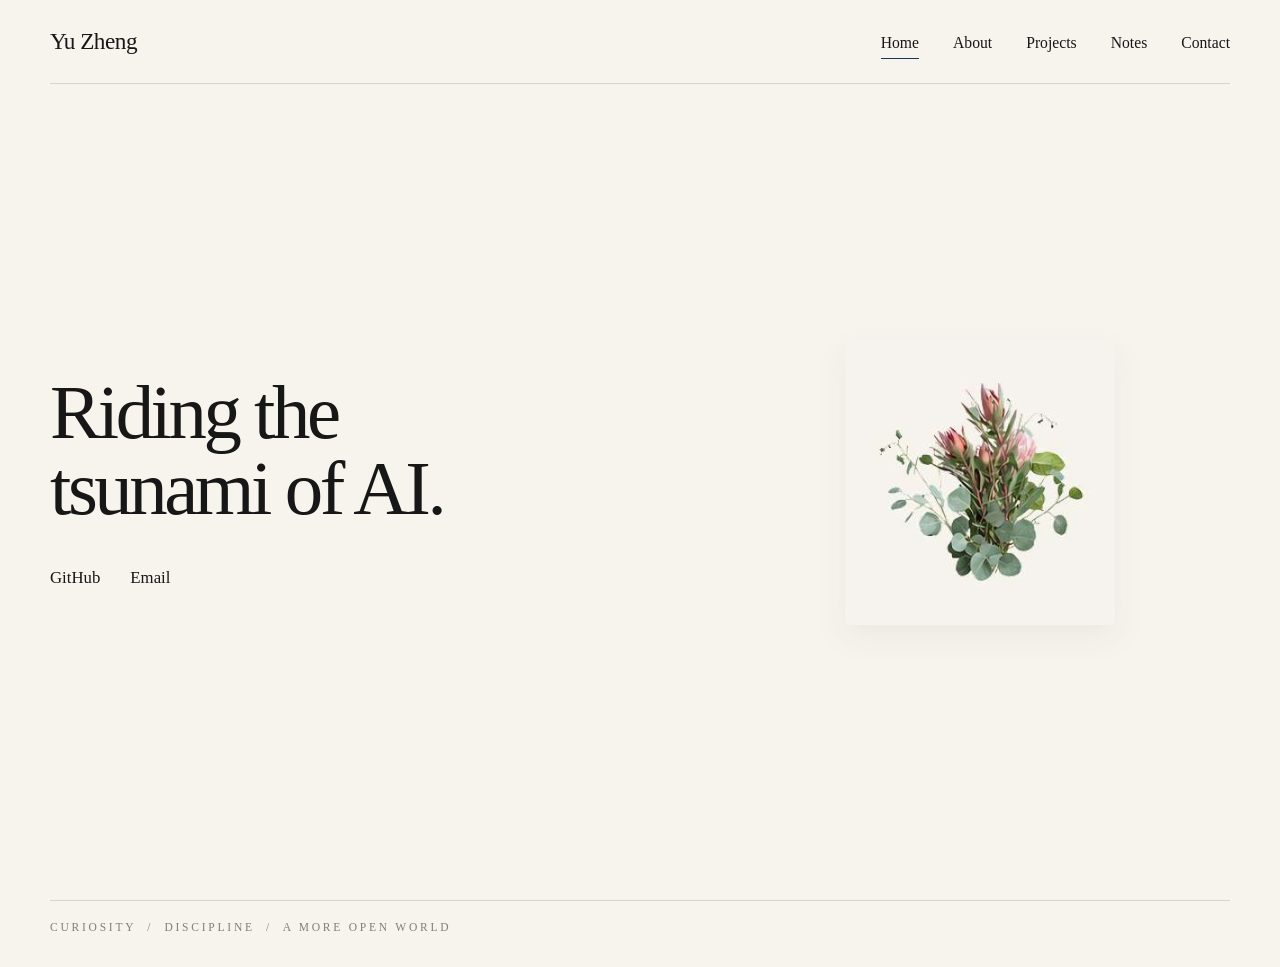
<file: index.html>
<!doctype html>
<html lang="en">
<head>
  <meta charset="utf-8">
  <meta name="viewport" content="width=device-width,initial-scale=1">
  <meta name="description" content="Yu Zheng — Riding the tsunami of AI.">
  <title>Yu Zheng</title>
  <link rel="stylesheet" href="styles.css">
</head>
<body>
  <header class="site-shell site-header">
    <a class="brand" href="index.html">Yu Zheng</a>
    <nav class="nav" aria-label="Primary">
      <a class="active" href="index.html">Home</a><a href="about.html">About</a><a href="projects.html">Projects</a><a href="notes.html">Notes</a><a href="contact.html">Contact</a>
    </nav>
  </header>
  <main class="site-shell hero">
    <section class="hero-copy">
      <h1>Riding the<br>tsunami of AI.</h1>
      <div class="social">
        <a href="https://github.com/Yu-Zheng1" target="_blank" rel="noreferrer">GitHub</a>
        <a href="contact.html">Email</a>
      </div>
    </section>
    <div class="hero-art" aria-hidden="true"><img src="[data-uri]" alt=""></div>
  </main>
  <footer class="site-shell site-footer">Curiosity &nbsp;/&nbsp; discipline &nbsp;/&nbsp; a more open world</footer>
</body>
</html>
</file>
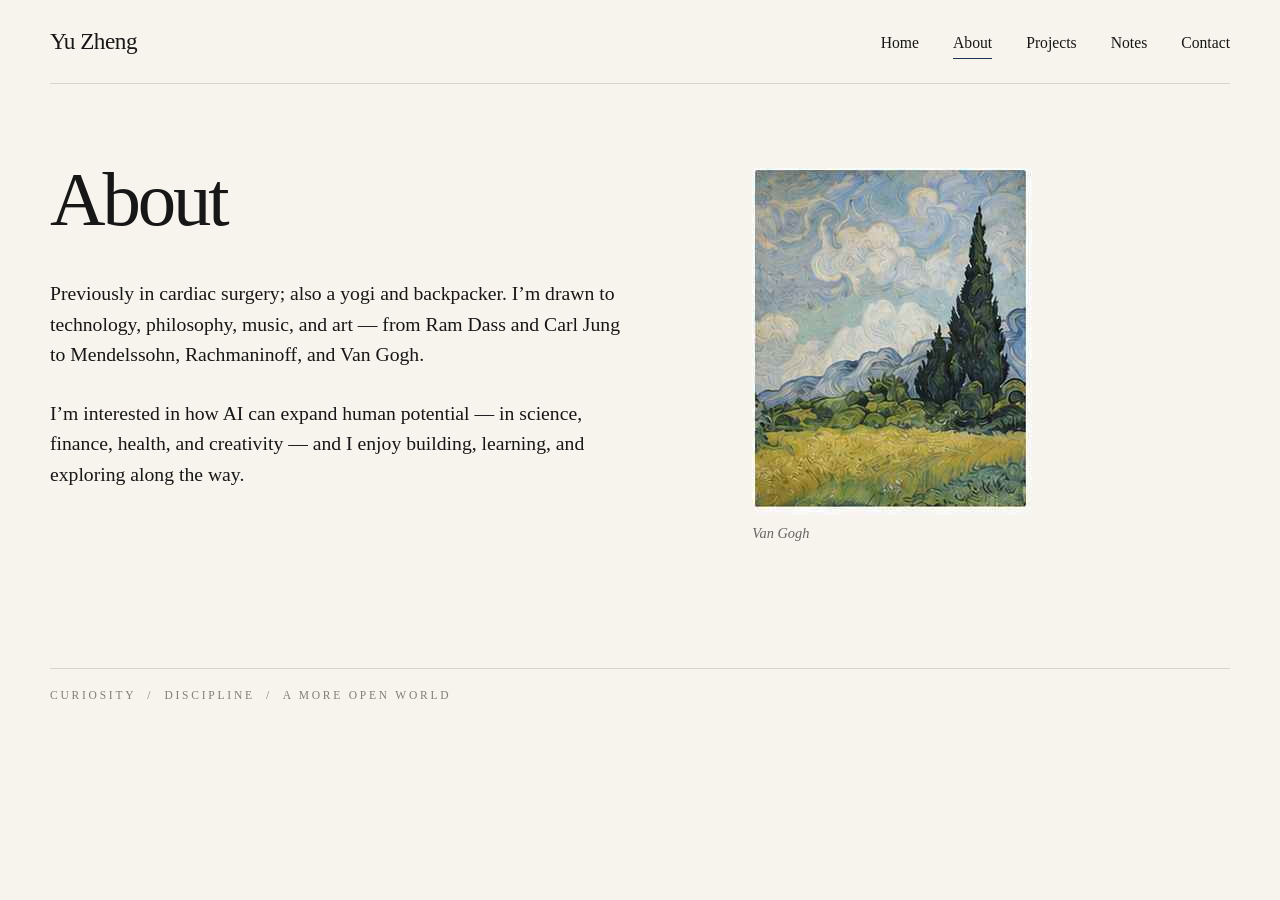
<file: about.html>
<!doctype html>
<html lang="en"><head><meta charset="utf-8"><meta name="viewport" content="width=device-width,initial-scale=1"><title>About — Yu Zheng</title><link rel="stylesheet" href="styles.css"></head>
<body>
<header class="site-shell site-header"><a class="brand" href="index.html">Yu Zheng</a><nav class="nav"><a href="index.html">Home</a><a class="active" href="about.html">About</a><a href="projects.html">Projects</a><a href="notes.html">Notes</a><a href="contact.html">Contact</a></nav></header>
<main class="site-shell page"><div class="page-grid">
  <section><h1>About</h1><div class="prose">
    <p>Previously in cardiac surgery; also a yogi and backpacker. I’m drawn to technology, philosophy, music, and art — from Ram Dass and Carl Jung to Mendelssohn, Rachmaninoff, and Van Gogh.</p>
    <p>I’m interested in how AI can expand human potential — in science, finance, health, and creativity — and I enjoy building, learning, and exploring along the way.</p>
  </div></section>
  <figure class="art-frame"><img src="assets/about_art.jpg" alt="Painterly landscape inspired by late nineteenth-century European post-impressionism"><figcaption class="caption">Van Gogh</figcaption></figure>
</div></main>
<footer class="site-shell site-footer">Curiosity &nbsp;/&nbsp; discipline &nbsp;/&nbsp; a more open world</footer>
</body></html>
</file>
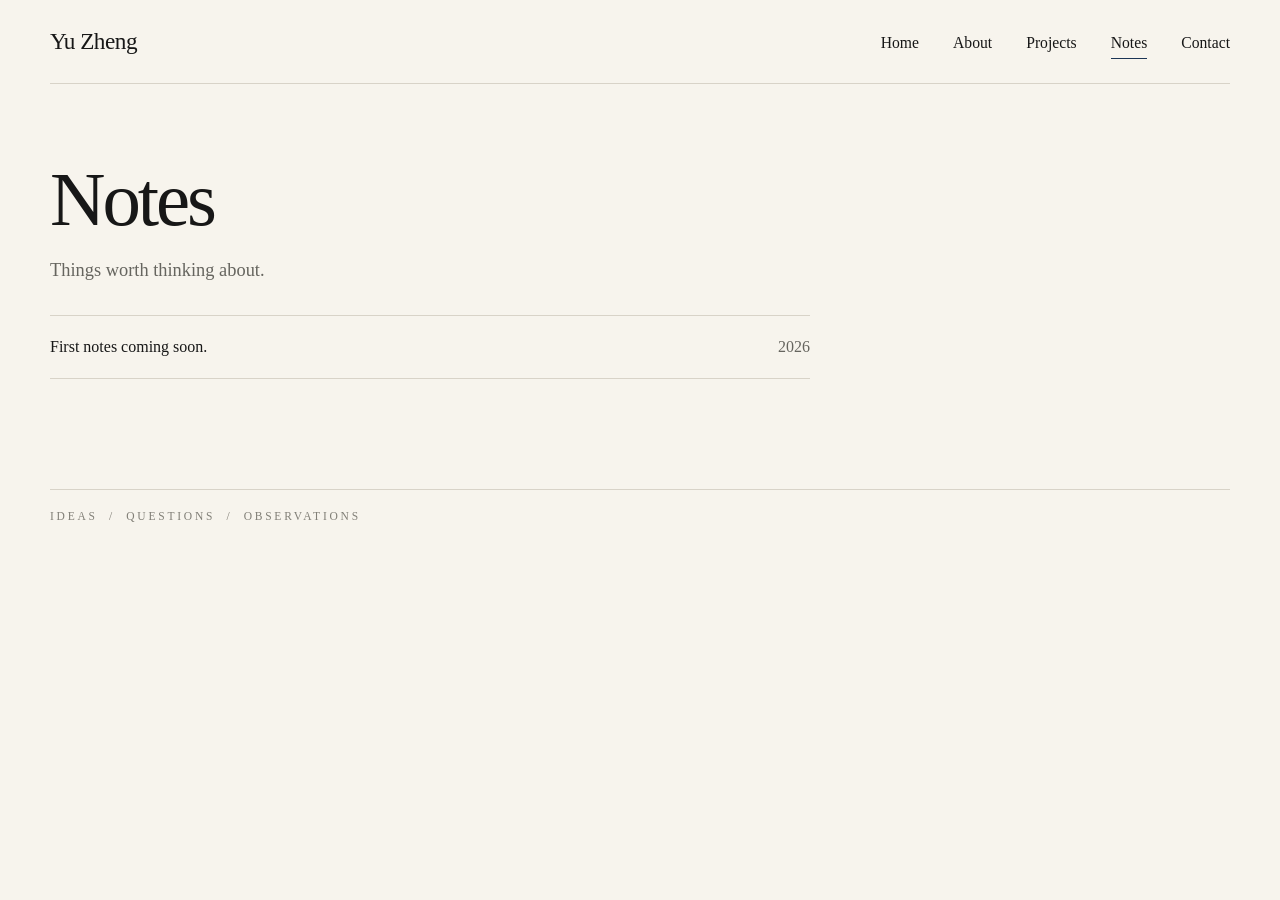
<file: notes.html>
<!doctype html><html lang="en"><head><meta charset="utf-8"><meta name="viewport" content="width=device-width,initial-scale=1"><title>Notes — Yu Zheng</title><link rel="stylesheet" href="styles.css"></head><body>
<header class="site-shell site-header"><a class="brand" href="index.html">Yu Zheng</a><nav class="nav"><a href="index.html">Home</a><a href="about.html">About</a><a href="projects.html">Projects</a><a class="active" href="notes.html">Notes</a><a href="contact.html">Contact</a></nav></header>
<main class="site-shell page"><h1>Notes</h1><p class="kicker">Things worth thinking about.</p><div class="notes-list"><div class="note-row"><strong>First notes coming soon.</strong><span>2026</span></div></div></main>
<footer class="site-shell site-footer">Ideas &nbsp;/&nbsp; questions &nbsp;/&nbsp; observations</footer></body></html>
</file>
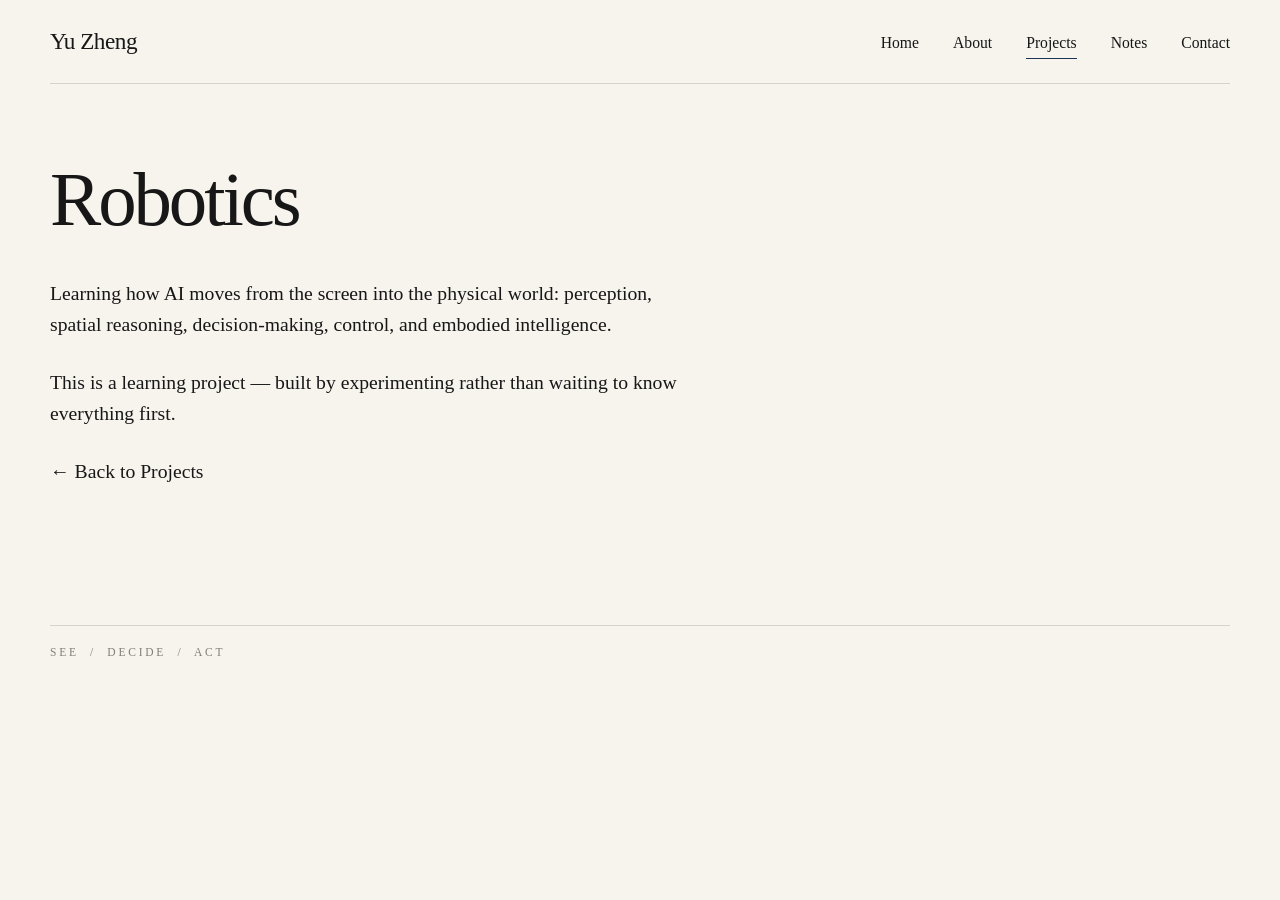
<file: project-robotics.html>
<!doctype html><html lang="en"><head><meta charset="utf-8"><meta name="viewport" content="width=device-width,initial-scale=1"><title>Robotics — Yu Zheng</title><link rel="stylesheet" href="styles.css"></head><body>
<header class="site-shell site-header"><a class="brand" href="index.html">Yu Zheng</a><nav class="nav"><a href="index.html">Home</a><a href="about.html">About</a><a class="active" href="projects.html">Projects</a><a href="notes.html">Notes</a><a href="contact.html">Contact</a></nav></header>
<main class="site-shell page"><h1>Robotics</h1><div class="prose"><p>Learning how AI moves from the screen into the physical world: perception, spatial reasoning, decision-making, control, and embodied intelligence.</p><p>This is a learning project — built by experimenting rather than waiting to know everything first.</p><p><a href="projects.html">← Back to Projects</a></p></div></main>
<footer class="site-shell site-footer">See &nbsp;/&nbsp; decide &nbsp;/&nbsp; act</footer></body></html>
</file>
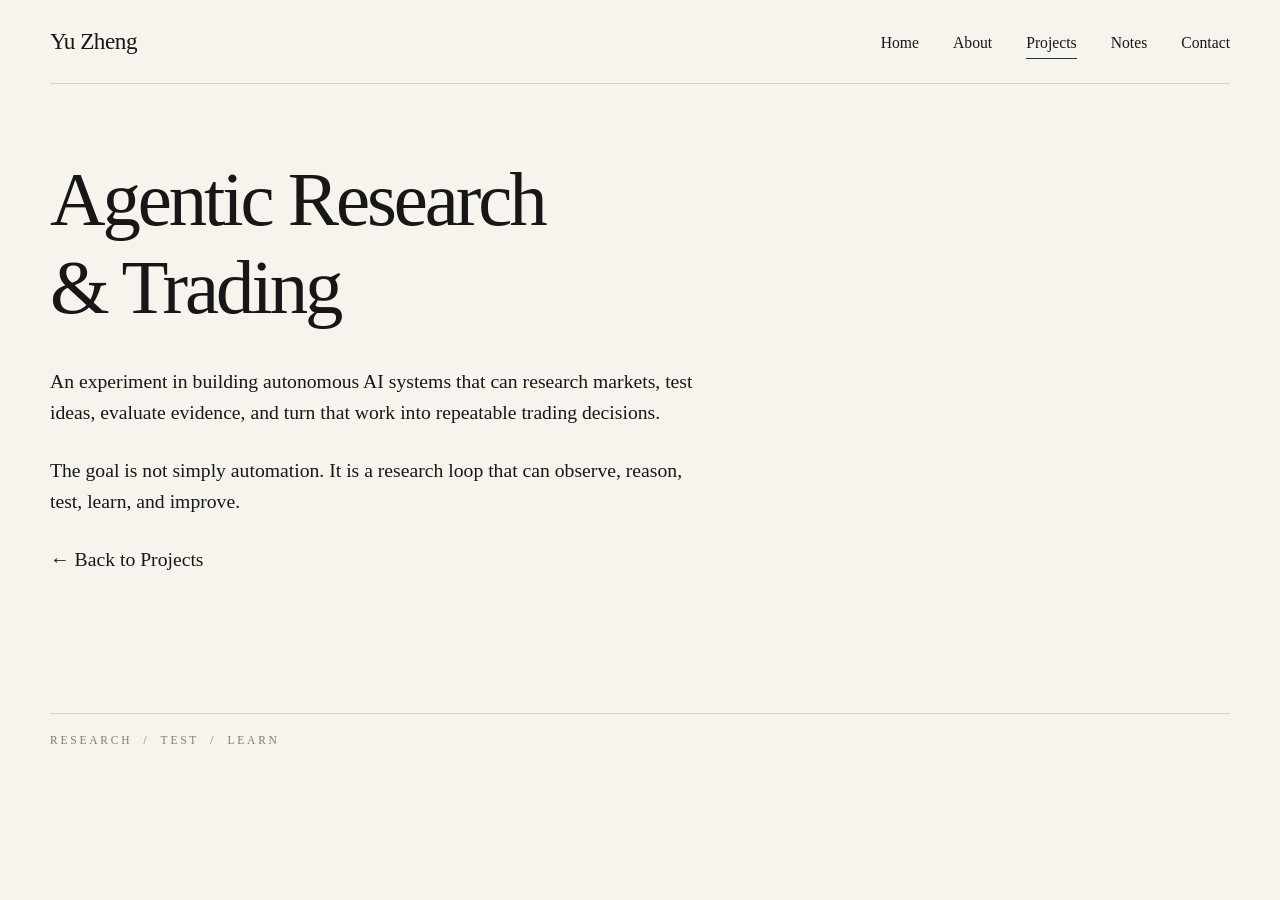
<file: project-trading.html>
<!doctype html><html lang="en"><head><meta charset="utf-8"><meta name="viewport" content="width=device-width,initial-scale=1"><title>Agentic Research & Trading — Yu Zheng</title><link rel="stylesheet" href="styles.css"></head><body>
<header class="site-shell site-header"><a class="brand" href="index.html">Yu Zheng</a><nav class="nav"><a href="index.html">Home</a><a href="about.html">About</a><a class="active" href="projects.html">Projects</a><a href="notes.html">Notes</a><a href="contact.html">Contact</a></nav></header>
<main class="site-shell page"><h1>Agentic Research<br>&amp; Trading</h1><div class="prose"><p>An experiment in building autonomous AI systems that can research markets, test ideas, evaluate evidence, and turn that work into repeatable trading decisions.</p><p>The goal is not simply automation. It is a research loop that can observe, reason, test, learn, and improve.</p><p><a href="projects.html">← Back to Projects</a></p></div></main>
<footer class="site-shell site-footer">Research &nbsp;/&nbsp; test &nbsp;/&nbsp; learn</footer></body></html>
</file>
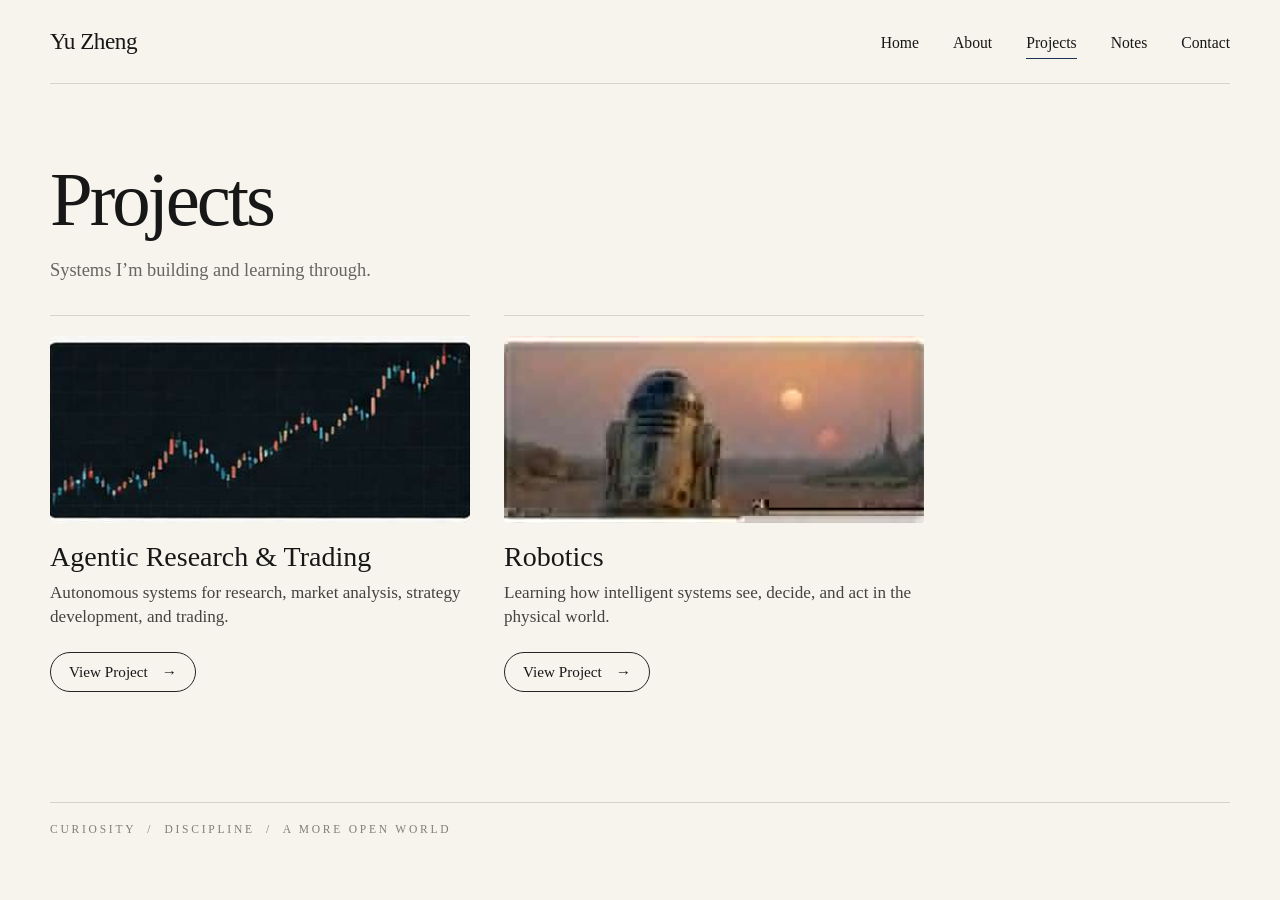
<file: projects.html>
<!doctype html>
<html lang="en"><head><meta charset="utf-8"><meta name="viewport" content="width=device-width,initial-scale=1"><title>Projects — Yu Zheng</title><link rel="stylesheet" href="styles.css"></head>
<body>
<header class="site-shell site-header"><a class="brand" href="index.html">Yu Zheng</a><nav class="nav"><a href="index.html">Home</a><a href="about.html">About</a><a class="active" href="projects.html">Projects</a><a href="notes.html">Notes</a><a href="contact.html">Contact</a></nav></header>
<main class="site-shell page">
<h1>Projects</h1><p class="kicker">Systems I’m building and learning through.</p>
<div class="projects-grid">
  <article class="project-card"><div class="project-image"><img src="assets/trading.jpg" alt="Market chart"></div><h2>Agentic Research &amp; Trading</h2><p>Autonomous systems for research, market analysis, strategy development, and trading.</p><a class="project-link" href="project-trading.html">View Project <span>→</span></a></article>
  <article class="project-card"><div class="project-image"><img src="assets/robotics.jpg" alt="Retro-futurist robot in a desert landscape"></div><h2>Robotics</h2><p>Learning how intelligent systems see, decide, and act in the physical world.</p><a class="project-link" href="project-robotics.html">View Project <span>→</span></a></article>
</div>
</main>
<footer class="site-shell site-footer">Curiosity &nbsp;/&nbsp; discipline &nbsp;/&nbsp; a more open world</footer>
</body></html>
</file>
<file: styles.css>
:root {
  --paper: #f7f4ed;
  --ink: #171717;
  --muted: #66655f;
  --line: #d8d3c8;
  --accent: #1c3555;
  --max: 1180px;
}

* { box-sizing: border-box; }
html { scroll-behavior: smooth; }
body {
  margin: 0;
  background: var(--paper);
  color: var(--ink);
  font-family: Georgia, 'Times New Roman', serif;
  -webkit-font-smoothing: antialiased;
}
a { color: inherit; text-decoration: none; }
img { max-width: 100%; display: block; }

.site-shell { width: min(var(--max), calc(100% - 48px)); margin: 0 auto; }
.site-header {
  display: flex; align-items: center; justify-content: space-between;
  min-height: 84px; border-bottom: 1px solid var(--line);
}
.brand { font-size: 1.45rem; letter-spacing: -0.02em; }
.nav { display: flex; gap: 34px; font-size: .98rem; }
.nav a { position: relative; padding: 31px 0 28px; }
.nav a::after { content: ''; position: absolute; left: 0; right: 0; bottom: 21px; height: 1px; background: var(--accent); transform: scaleX(0); transition: transform .2s ease; }
.nav a:hover::after, .nav a.active::after { transform: scaleX(1); }

.hero { min-height: calc(100vh - 84px); display: grid; grid-template-columns: 1.1fr .9fr; align-items: center; gap: 70px; padding: 70px 0 90px; }
.hero-copy h1 { font-size: clamp(3.2rem, 6vw, 6.1rem); line-height: .98; font-weight: 400; letter-spacing: -.045em; max-width: 760px; margin: 0 0 42px; }
.social { display: flex; gap: 30px; align-items: center; font-size: 1.05rem; }
.social a { border-bottom: 1px solid transparent; }
.social a:hover { border-bottom-color: var(--ink); }
.hero-art { display: flex; justify-content: center; align-items: flex-start; }
.hero-art img { width: min(54%, 270px); animation: float 7s ease-in-out infinite; filter: drop-shadow(0 12px 15px rgba(38,45,37,.05)); }
@keyframes float { 0%,100% { transform: translateY(-85px) rotate(-.3deg); } 50% { transform: translateY(-94px) rotate(.3deg); } }

.page { padding: 72px 0 110px; }
.page-grid { display: grid; grid-template-columns: 1.05fr .95fr; gap: 90px; align-items: start; }
.page h1 { margin: 0 0 34px; font-weight: 400; font-size: clamp(3.4rem, 6vw, 5.4rem); letter-spacing: -.04em; }
.prose { max-width: 650px; font-size: 1.23rem; line-height: 1.55; }
.prose p { margin: 0 0 28px; }
.art-frame { margin-top: 12px; }
.art-frame img { width: min(100%, 280px); border-radius: 2px; }
.caption { margin-top: 10px; color: var(--muted); font-style: italic; font-size: .9rem; }

.kicker { color: var(--muted); font-size: 1.15rem; margin-top: -18px; margin-bottom: 34px; }
.projects-grid { display: grid; grid-template-columns: repeat(2, minmax(0,420px)); gap: 34px; max-width: 874px; }
.project-card { border-top: 1px solid var(--line); padding-top: 20px; max-width: 420px; }
.project-image { aspect-ratio: 2.25/1; overflow: hidden; border-radius: 4px; margin-bottom: 18px; background: #ece8de; width: 100%; }
.project-image img { width: 100%; height: 100%; object-fit: cover; transition: transform .45s ease; }
.project-card:hover .project-image img { transform: scale(1.015); }
.project-card h2 { font-size: 1.75rem; font-weight: 400; margin: 0 0 8px; }
.project-card p { color: #44433f; font-size: 1.07rem; line-height: 1.45; margin: 0 0 22px; max-width: 520px; }
.project-link { display: inline-flex; align-items: center; gap: 14px; border: 1px solid #252525; border-radius: 999px; padding: 10px 18px; font-size: .95rem; }
.project-link:hover { background: #171717; color: var(--paper); }

.contact-layout { min-height: 62vh; display: grid; grid-template-columns: 1fr .85fr; gap: 80px; align-items: center; }
.contact-copy h1 { margin-bottom: 16px; }
.contact-copy .lede { font-size: 1.28rem; color: #4d4c47; margin-bottom: 42px; }
.contact-links { display: grid; gap: 17px; width: fit-content; font-size: 1.12rem; }
.contact-links a { border-bottom: 1px solid transparent; }
.contact-links a:hover { border-bottom-color: var(--ink); }
.contact-disabled { color: var(--muted); }
.contact-art img { width: min(65%, 300px); margin: auto; }

.notes-list { max-width: 760px; border-top: 1px solid var(--line); }
.note-row { padding: 22px 0; border-bottom: 1px solid var(--line); display:flex; justify-content:space-between; gap:30px; color: var(--muted); }
.note-row strong { color: var(--ink); font-weight: 400; }

.site-footer { border-top: 1px solid var(--line); color: #817f77; font-size: .72rem; letter-spacing: .24em; text-transform: uppercase; padding: 20px 0 34px; }

@media (max-width: 800px) {
  .site-shell { width: min(100% - 30px, var(--max)); }
  .site-header { min-height: 70px; align-items: flex-start; padding-top: 22px; }
  .nav { gap: 16px; font-size: .83rem; flex-wrap: wrap; justify-content: flex-end; max-width: 70%; }
  .nav a { padding: 0 0 12px; }
  .nav a::after { bottom: 7px; }
  .hero { grid-template-columns: 1fr; min-height: auto; gap: 48px; padding: 78px 0 85px; }
  .hero-copy h1 { font-size: clamp(3.35rem, 14vw, 5.3rem); }
  .hero-art { justify-content: flex-start; padding-left: 8%; align-items: flex-start; }
  .hero-art img { width: min(48%, 225px); }
  .page-grid, .contact-layout, .projects-grid { grid-template-columns: 1fr; gap: 46px; }
  .page { padding-top: 56px; }
  .art-frame img { max-width: 280px; }
  .contact-art { order: -1; }
  .contact-art img { margin-left: 0; width: min(52%, 260px); }
}
</file>
